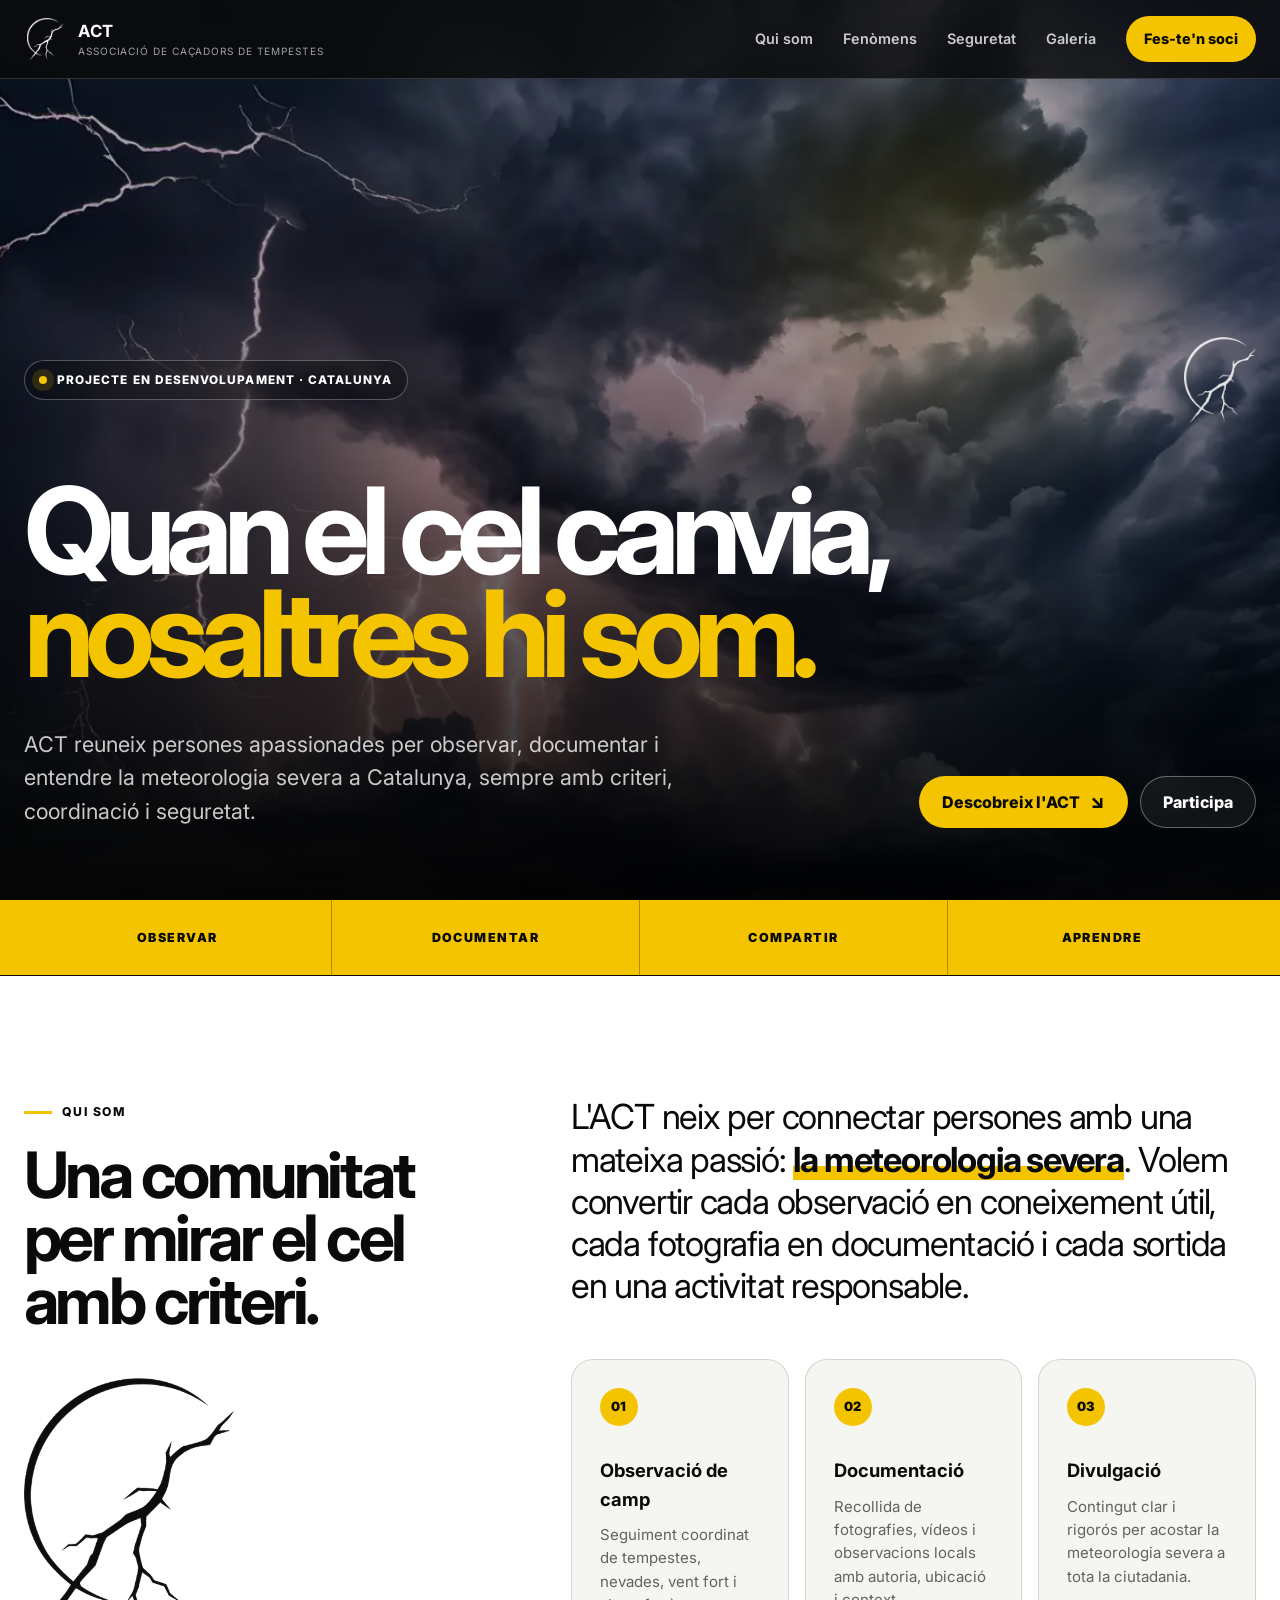
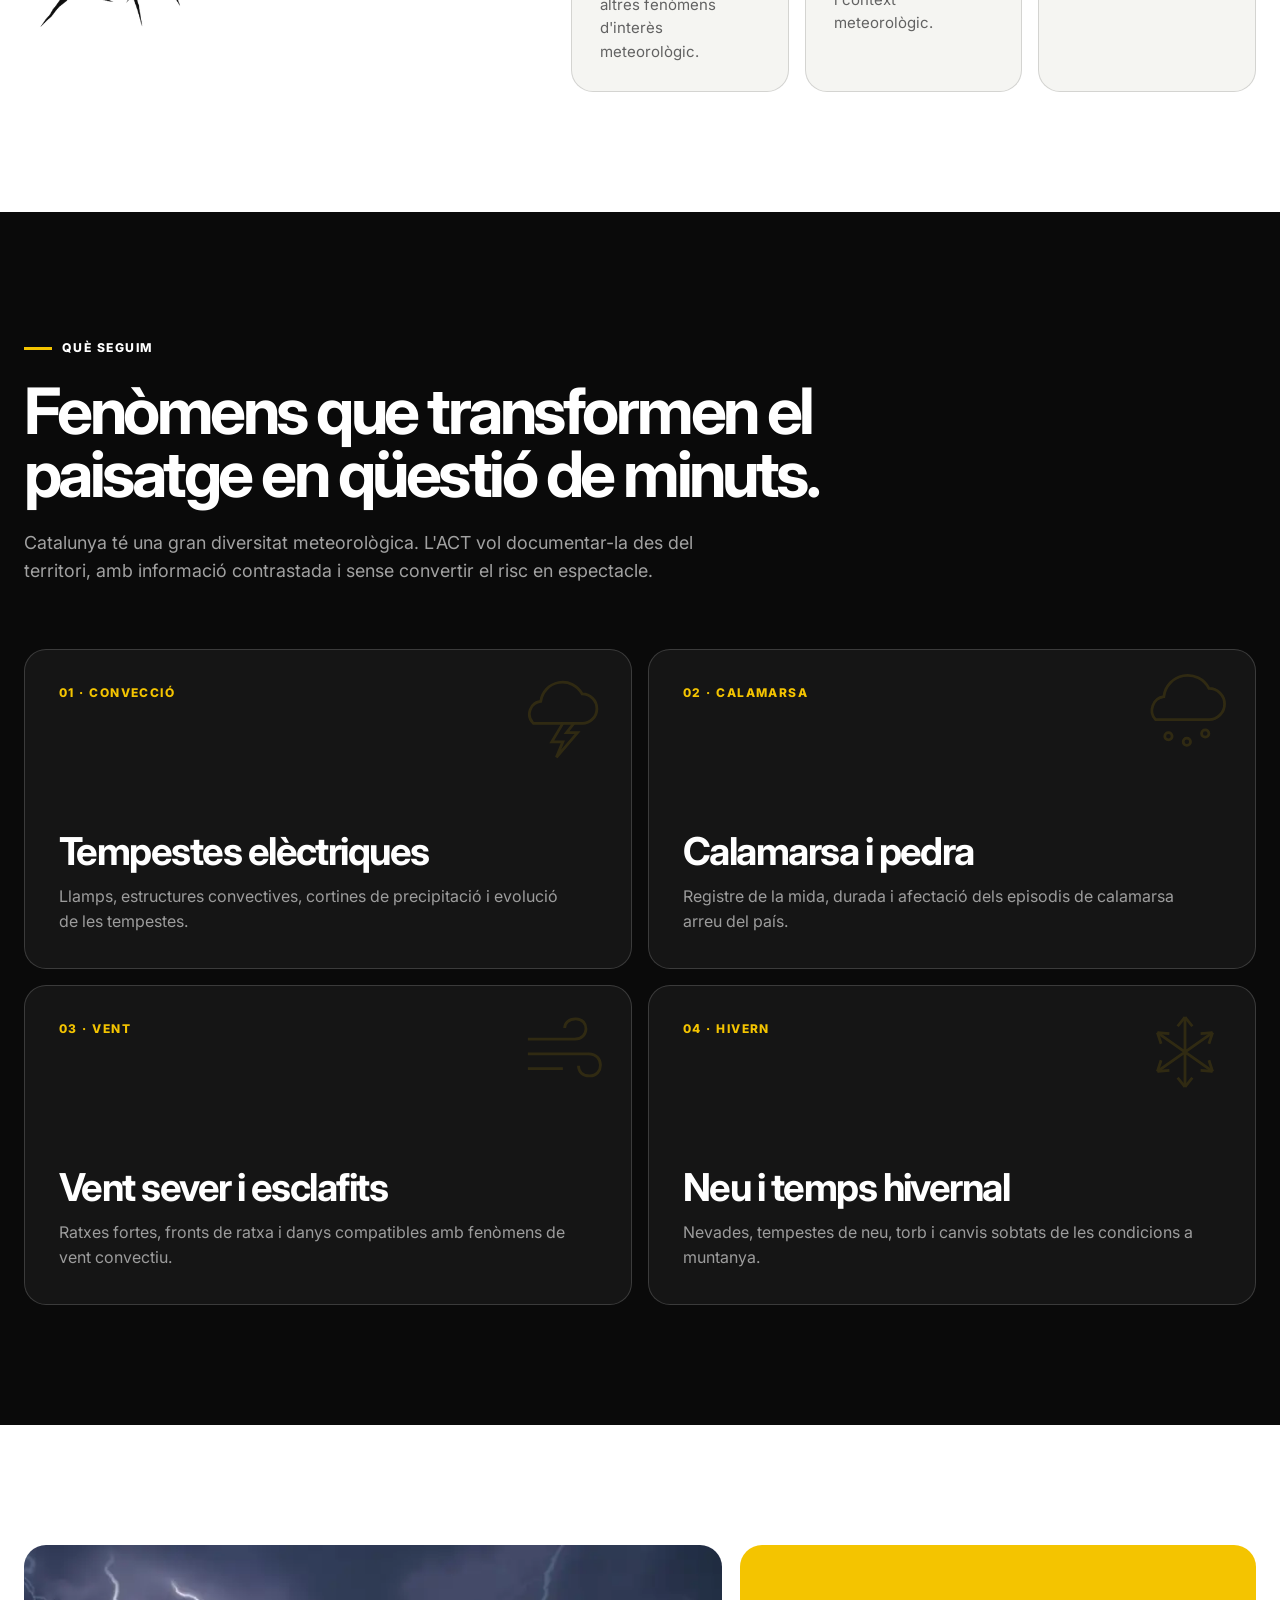
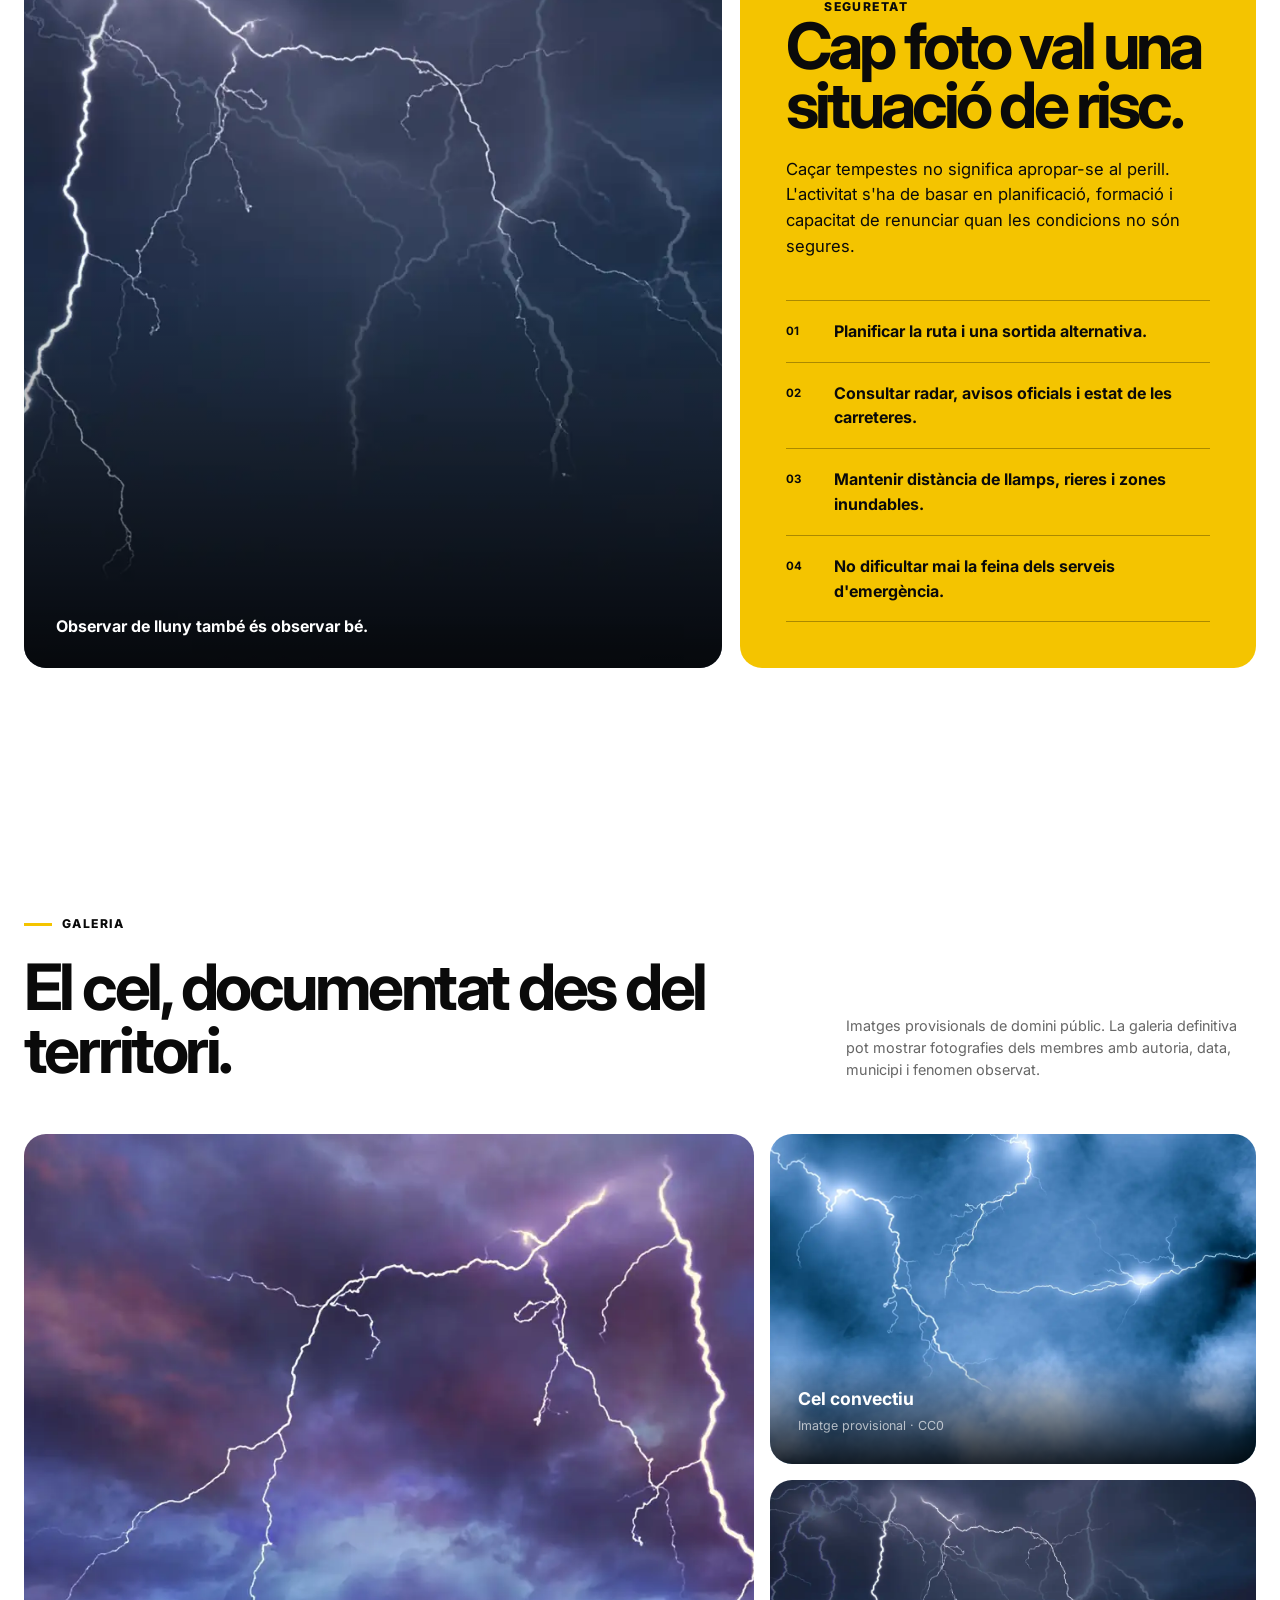
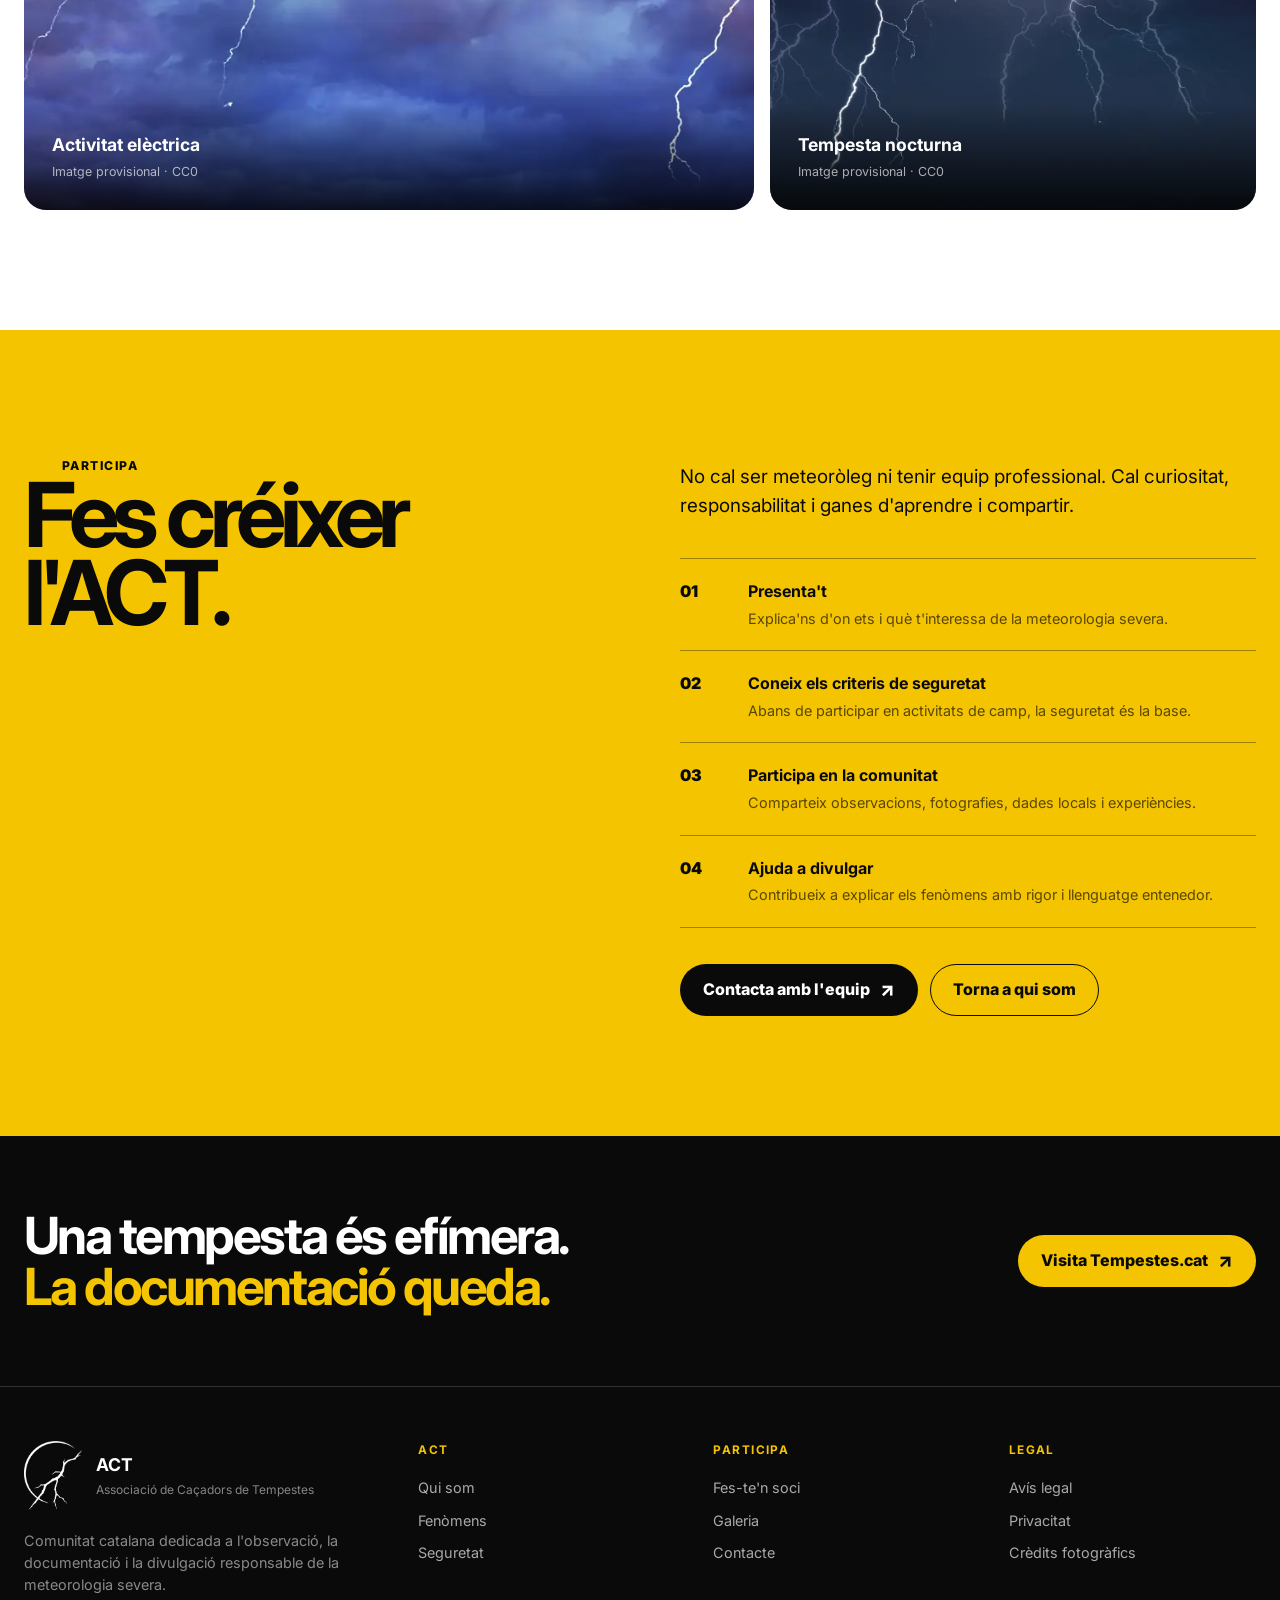
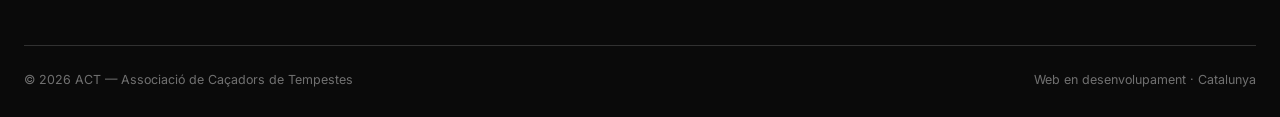
<file: ACT/public/index 2.html>
<!DOCTYPE html>
<html lang="ca">
<head>
  <meta charset="UTF-8">
  <meta name="viewport" content="width=device-width, initial-scale=1.0">
  <title>ACT — Associació de Caçadors de Tempestes</title>
  <meta name="description" content="ACT és una comunitat catalana dedicada a observar, documentar i divulgar la meteorologia severa amb rigor i seguretat.">
  <meta name="theme-color" content="#0a0a0a">
  <meta property="og:title" content="ACT — Associació de Caçadors de Tempestes">
  <meta property="og:description" content="Observació, documentació i divulgació de la meteorologia severa a Catalunya.">
  <meta property="og:type" content="website">
  <link rel="icon" type="image/x-icon" href="fotos/web.ico">
  <link rel="preconnect" href="https://fonts.googleapis.com">
  <link rel="preconnect" href="https://fonts.gstatic.com" crossorigin>
  <link href="https://fonts.googleapis.com/css2?family=Inter:wght@400;500;600;700;800;900&display=swap" rel="stylesheet">
  <style>
    :root {
      --black:#0a0a0a;
      --black-soft:#151515;
      --white:#ffffff;
      --paper:#f5f5f2;
      --yellow:#f4c400;
      --yellow-soft:#ffe36a;
      --grey:#737373;
      --line:rgba(10,10,10,.14);
      --line-dark:rgba(255,255,255,.16);
      --radius:22px;
      --shadow:0 24px 70px rgba(0,0,0,.18);
      --max:1240px;
    }

    *{box-sizing:border-box;margin:0;padding:0}
    html{scroll-behavior:smooth}
    body{
      background:var(--white);
      color:var(--black);
      font-family:"Inter",system-ui,-apple-system,BlinkMacSystemFont,"Segoe UI",sans-serif;
      line-height:1.55;
      overflow-x:hidden;
    }
    body.menu-open{overflow:hidden}
    a{color:inherit;text-decoration:none}
    img{display:block;max-width:100%}
    button,input{font:inherit}
    ::selection{background:var(--yellow);color:var(--black)}
    :focus-visible{outline:3px solid var(--yellow);outline-offset:4px;border-radius:6px}
    .skip-link{position:fixed;left:18px;top:-100px;background:var(--yellow);padding:12px 16px;z-index:9999;font-weight:800}
    .skip-link:focus{top:18px}
    .container{width:min(var(--max),calc(100% - 48px));margin-inline:auto}
    .eyebrow{display:inline-flex;align-items:center;gap:10px;font-size:.76rem;font-weight:800;letter-spacing:.12em;text-transform:uppercase}
    .eyebrow::before{content:"";width:28px;height:3px;background:var(--yellow)}
    .section-heading{font-size:clamp(2rem,5vw,4.7rem);line-height:.98;letter-spacing:-.055em;max-width:900px;margin-top:22px}
    .section-intro{max-width:720px;margin-top:24px;font-size:clamp(1rem,1.4vw,1.18rem);color:#555}
    .section-pad{padding:120px 0}

    header{
      position:fixed;inset:0 0 auto 0;z-index:100;
      background:rgba(10,10,10,.78);
      backdrop-filter:blur(18px);
      border-bottom:1px solid var(--line-dark);
    }
    .nav-wrap{height:78px;display:flex;align-items:center;justify-content:space-between;gap:28px}
    .brand{display:flex;align-items:center;gap:12px;color:var(--white);min-width:max-content}
    .brand img{width:42px;height:42px;object-fit:contain;filter:invert(1)}
    .brand-copy strong{display:block;font-size:1.05rem;letter-spacing:.03em}
    .brand-copy span{display:block;font-size:.63rem;letter-spacing:.09em;text-transform:uppercase;color:rgba(255,255,255,.62)}
    .desktop-nav{display:flex;align-items:center;gap:30px;color:rgba(255,255,255,.78);font-size:.9rem;font-weight:600}
    .desktop-nav a{transition:color .2s ease}
    .desktop-nav a:hover{color:var(--yellow)}
    .nav-cta{padding:12px 18px;background:var(--yellow);color:var(--black)!important;border-radius:999px;font-weight:800}
    .menu-button{display:none;border:0;background:transparent;color:var(--white);width:44px;height:44px;cursor:pointer}
    .menu-button span{display:block;width:24px;height:2px;background:currentColor;margin:5px auto;transition:.2s}
    .mobile-panel{display:none}

    .hero{
      min-height:100svh;
      display:grid;align-items:end;
      color:var(--white);
      background:
        linear-gradient(180deg,rgba(0,0,0,.24) 0%,rgba(0,0,0,.46) 52%,rgba(0,0,0,.92) 100%),
        url("[data-uri]") center/cover no-repeat;
      position:relative;
      isolation:isolate;
    }
    .hero::after{
      content:"";position:absolute;inset:0;z-index:-1;
      background:radial-gradient(circle at 74% 28%,rgba(244,196,0,.16),transparent 25%);
    }
    .hero-content{padding:150px 0 72px}
    .hero-topline{display:flex;align-items:center;justify-content:space-between;gap:24px;margin-bottom:56px}
    .live-badge{display:inline-flex;align-items:center;gap:10px;border:1px solid rgba(255,255,255,.28);background:rgba(0,0,0,.28);backdrop-filter:blur(12px);border-radius:999px;padding:10px 14px;font-size:.74rem;font-weight:800;letter-spacing:.09em;text-transform:uppercase}
    .live-dot{width:8px;height:8px;border-radius:50%;background:var(--yellow);box-shadow:0 0 0 7px rgba(244,196,0,.14)}
    .hero-mark{width:72px;opacity:.86;filter:invert(1)}
    .hero h1{font-size:clamp(3.2rem,9.4vw,8.2rem);line-height:.86;letter-spacing:-.075em;max-width:1050px}
    .hero h1 span{color:var(--yellow)}
    .hero-bottom{display:grid;grid-template-columns:minmax(0,760px) auto;align-items:end;gap:40px;margin-top:42px}
    .hero p{font-size:clamp(1.04rem,1.7vw,1.35rem);color:rgba(255,255,255,.78);max-width:720px}
    .hero-actions{display:flex;gap:12px;flex-wrap:wrap;justify-content:flex-end}
    .btn{display:inline-flex;align-items:center;justify-content:center;gap:10px;min-height:52px;padding:0 22px;border-radius:999px;font-weight:800;border:1px solid transparent;transition:transform .2s ease,background .2s ease,color .2s ease,border-color .2s ease}
    .btn:hover{transform:translateY(-2px)}
    .btn-primary{background:var(--yellow);color:var(--black)}
    .btn-secondary{border-color:rgba(255,255,255,.35);background:rgba(255,255,255,.06);color:var(--white);backdrop-filter:blur(10px)}
    .btn-dark{background:var(--black);color:var(--white)}
    .btn-outline{border-color:var(--black);color:var(--black)}
    .arrow{font-size:1.2em}

    .principles{background:var(--yellow);border-bottom:1px solid var(--black)}
    .principles-grid{display:grid;grid-template-columns:repeat(4,1fr)}
    .principle{padding:28px 24px;border-right:1px solid rgba(0,0,0,.28);font-size:.78rem;font-weight:900;letter-spacing:.12em;text-transform:uppercase;text-align:center}
    .principle:last-child{border-right:0}

    .about-grid{display:grid;grid-template-columns:.8fr 1.2fr;gap:90px;align-items:start}
    .about-sticky{position:sticky;top:120px}
    .about-mark{width:210px;margin-top:46px;opacity:.95}
    .about-copy{font-size:clamp(1.45rem,2.7vw,2.45rem);line-height:1.22;letter-spacing:-.035em}
    .about-copy strong{background:linear-gradient(transparent 66%,var(--yellow) 0)}
    .values-grid{display:grid;grid-template-columns:repeat(3,1fr);gap:16px;margin-top:52px}
    .value-card{padding:28px;border:1px solid var(--line);border-radius:var(--radius);background:var(--paper);min-height:230px}
    .value-num{display:inline-flex;width:38px;height:38px;border-radius:50%;align-items:center;justify-content:center;background:var(--yellow);font-size:.8rem;font-weight:900}
    .value-card h3{font-size:1.15rem;margin-top:30px}
    .value-card p{color:#626262;margin-top:10px;font-size:.94rem}

    .dark-section{background:var(--black);color:var(--white)}
    .dark-section .section-intro{color:rgba(255,255,255,.62)}
    .phenomena-grid{display:grid;grid-template-columns:repeat(2,1fr);gap:16px;margin-top:64px}
    .phenomenon{position:relative;min-height:320px;border-radius:var(--radius);overflow:hidden;border:1px solid var(--line-dark);background:var(--black-soft);padding:34px;display:flex;flex-direction:column;justify-content:space-between}
    .phenomenon::before{content:"";position:absolute;inset:0;background:linear-gradient(140deg,rgba(244,196,0,.14),transparent 50%);opacity:0;transition:.25s}
    .phenomenon:hover::before{opacity:1}
    .phenomenon-code{position:relative;font-size:.75rem;font-weight:800;letter-spacing:.12em;color:var(--yellow)}
    .phenomenon h3{position:relative;font-size:clamp(1.6rem,3vw,2.8rem);line-height:1;letter-spacing:-.04em;max-width:460px}
    .phenomenon p{position:relative;color:rgba(255,255,255,.58);max-width:520px;margin-top:14px}
    .weather-icon{position:absolute;right:24px;top:20px;width:92px;height:92px;opacity:.12;color:var(--yellow)}

    .safety-grid{display:grid;grid-template-columns:1.15fr .85fr;gap:18px;align-items:stretch}
    .safety-photo{min-height:620px;border-radius:var(--radius);overflow:hidden;position:relative;background:url("[data-uri]") center/cover no-repeat}
    .safety-photo::after{content:"";position:absolute;inset:0;background:linear-gradient(180deg,transparent 45%,rgba(0,0,0,.82))}
    .safety-caption{position:absolute;left:32px;right:32px;bottom:30px;z-index:1;color:var(--white);font-weight:700}
    .safety-card{background:var(--yellow);border-radius:var(--radius);padding:46px;display:flex;flex-direction:column;justify-content:space-between}
    .safety-card h2{font-size:clamp(2.4rem,5vw,5.4rem);line-height:.92;letter-spacing:-.06em}
    .safety-card p{font-size:1.04rem;max-width:520px;margin-top:22px}
    .safety-list{list-style:none;margin-top:40px;border-top:1px solid rgba(0,0,0,.3)}
    .safety-list li{display:grid;grid-template-columns:36px 1fr;gap:12px;padding:18px 0;border-bottom:1px solid rgba(0,0,0,.3);font-weight:700}
    .safety-list span{font-size:.72rem;padding-top:4px}

    .gallery-head{display:flex;align-items:end;justify-content:space-between;gap:30px}
    .gallery-note{max-width:410px;color:#666;font-size:.9rem}
    .gallery-grid{display:grid;grid-template-columns:1.2fr .8fr;grid-template-rows:330px 330px;gap:16px;margin-top:52px}
    .gallery-item{position:relative;overflow:hidden;border-radius:var(--radius);background:#ddd}
    .gallery-item:first-child{grid-row:1/3}
    .gallery-item img{width:100%;height:100%;object-fit:cover;transition:transform .5s ease}
    .gallery-item:hover img{transform:scale(1.035)}
    .gallery-overlay{position:absolute;inset:auto 0 0;padding:28px;color:var(--white);background:linear-gradient(transparent,rgba(0,0,0,.82))}
    .gallery-overlay strong{display:block;font-size:1.1rem}
    .gallery-overlay span{display:block;color:rgba(255,255,255,.65);font-size:.78rem;margin-top:4px}

    .join{background:var(--yellow)}
    .join-grid{display:grid;grid-template-columns:1fr 1fr;gap:80px;align-items:start}
    .join h2{font-size:clamp(3rem,7vw,7rem);line-height:.88;letter-spacing:-.07em}
    .join-copy{padding-top:12px}
    .join-copy>p{font-size:1.18rem;max-width:610px}
    .steps{margin-top:38px;border-top:1px solid rgba(0,0,0,.35)}
    .step{display:grid;grid-template-columns:50px 1fr;gap:18px;padding:20px 0;border-bottom:1px solid rgba(0,0,0,.35)}
    .step-num{font-weight:900}
    .step strong{display:block}
    .step p{font-size:.9rem;color:rgba(0,0,0,.64);margin-top:4px}
    .join-actions{display:flex;gap:12px;flex-wrap:wrap;margin-top:36px}

    .contact-strip{background:var(--black);color:var(--white);padding:74px 0}
    .contact-inner{display:flex;align-items:center;justify-content:space-between;gap:36px}
    .contact-inner h2{font-size:clamp(2rem,4vw,4.2rem);line-height:1;letter-spacing:-.05em;max-width:760px}
    .contact-inner h2 span{color:var(--yellow)}

    footer{background:var(--black);color:var(--white);border-top:1px solid var(--line-dark);padding:54px 0 28px}
    .footer-grid{display:grid;grid-template-columns:1.4fr repeat(3,1fr);gap:48px}
    .footer-brand{display:flex;gap:14px;align-items:center}
    .footer-brand img{width:58px;filter:invert(1)}
    .footer-brand strong{font-size:1.1rem}
    .footer-brand span{display:block;color:rgba(255,255,255,.5);font-size:.75rem;margin-top:3px}
    .footer-copy{color:rgba(255,255,255,.52);max-width:380px;margin-top:20px;font-size:.9rem}
    .footer-col h3{font-size:.74rem;letter-spacing:.12em;text-transform:uppercase;color:var(--yellow);margin-bottom:18px}
    .footer-col ul{list-style:none;display:grid;gap:10px;color:rgba(255,255,255,.65);font-size:.9rem}
    .footer-col a:hover{color:var(--yellow)}
    .footer-bottom{display:flex;justify-content:space-between;gap:24px;border-top:1px solid var(--line-dark);margin-top:48px;padding-top:24px;color:rgba(255,255,255,.42);font-size:.78rem}

    @media (max-width:980px){
      .desktop-nav{display:none}
      .menu-button{display:block}
      .mobile-panel{position:fixed;inset:78px 0 auto;background:var(--black);border-bottom:1px solid var(--line-dark);padding:24px;display:grid;gap:10px;transform:translateY(-130%);transition:.25s;z-index:99}
      .mobile-panel.open{transform:translateY(0)}
      .mobile-panel a{padding:14px 0;color:var(--white);font-weight:700;border-bottom:1px solid var(--line-dark)}
      .hero-bottom,.about-grid,.safety-grid,.join-grid{grid-template-columns:1fr}
      .hero-actions{justify-content:flex-start}
      .about-sticky{position:static}
      .about-mark{width:150px}
      .values-grid{grid-template-columns:1fr}
      .principles-grid{grid-template-columns:repeat(2,1fr)}
      .principle:nth-child(2){border-right:0}
      .principle:nth-child(-n+2){border-bottom:1px solid rgba(0,0,0,.28)}
      .safety-photo{min-height:480px}
      .gallery-grid{grid-template-columns:1fr;grid-template-rows:430px 300px 300px}
      .gallery-item:first-child{grid-row:auto}
      .footer-grid{grid-template-columns:1fr 1fr}
    }

    @media (max-width:640px){
      .container{width:min(var(--max),calc(100% - 32px))}
      .section-pad{padding:86px 0}
      .brand-copy span{display:none}
      .hero-content{padding:126px 0 48px}
      .hero-topline{margin-bottom:38px}
      .hero-mark{display:none}
      .hero h1{font-size:clamp(3.1rem,17vw,5.4rem)}
      .hero-bottom{margin-top:28px;gap:28px}
      .hero-actions{display:grid;width:100%}
      .btn{width:100%}
      .phenomena-grid{grid-template-columns:1fr}
      .phenomenon{min-height:270px;padding:28px}
      .safety-card{padding:32px 26px}
      .gallery-head{display:block}
      .gallery-note{margin-top:18px}
      .gallery-grid{grid-template-rows:360px 260px 260px}
      .join-grid{gap:36px}
      .contact-inner{display:block}
      .contact-inner .btn{margin-top:28px}
      .footer-grid{grid-template-columns:1fr}
      .footer-bottom{display:block}
      .footer-bottom span{display:block;margin-top:8px}
    }

    @media (prefers-reduced-motion:reduce){
      *{scroll-behavior:auto!important;animation:none!important;transition:none!important}
    }
  </style>
</head>
<body>
  <a class="skip-link" href="#contingut">Salta al contingut</a>

  <header>
    <div class="container nav-wrap">
      <a class="brand" href="#inici" aria-label="ACT, inici">
        <img src="[data-uri]" alt="">
        <span class="brand-copy"><strong>ACT</strong><span>Associació de Caçadors de Tempestes</span></span>
      </a>
      <nav class="desktop-nav" aria-label="Navegació principal">
        <a href="#qui-som">Qui som</a>
        <a href="#fenomens">Fenòmens</a>
        <a href="#seguretat">Seguretat</a>
        <a href="#galeria">Galeria</a>
        <a class="nav-cta" href="#participar">Fes-te'n soci</a>
      </nav>
      <button class="menu-button" type="button" aria-label="Obrir el menú" aria-expanded="false" aria-controls="menu-mobil">
        <span></span><span></span><span></span>
      </button>
    </div>
    <nav id="menu-mobil" class="mobile-panel" aria-label="Navegació mòbil">
      <a href="#qui-som">Qui som</a>
      <a href="#fenomens">Fenòmens</a>
      <a href="#seguretat">Seguretat</a>
      <a href="#galeria">Galeria</a>
      <a href="#participar">Fes-te'n soci</a>
    </nav>
  </header>

  <main id="contingut">
    <section class="hero" id="inici">
      <div class="container hero-content">
        <div class="hero-topline">
          <div class="live-badge"><span class="live-dot"></span> Projecte en desenvolupament · Catalunya</div>
          <img class="hero-mark" src="[data-uri]" alt="">
        </div>
        <h1>Quan el cel canvia,<br><span>nosaltres hi som.</span></h1>
        <div class="hero-bottom">
          <p>ACT reuneix persones apassionades per observar, documentar i entendre la meteorologia severa a Catalunya, sempre amb criteri, coordinació i seguretat.</p>
          <div class="hero-actions">
            <a class="btn btn-primary" href="#qui-som">Descobreix l'ACT <span class="arrow">↘</span></a>
            <a class="btn btn-secondary" href="#participar">Participa</a>
          </div>
        </div>
      </div>
    </section>

    <div class="principles" aria-label="Principis de l'ACT">
      <div class="container principles-grid">
        <div class="principle">Observar</div>
        <div class="principle">Documentar</div>
        <div class="principle">Compartir</div>
        <div class="principle">Aprendre</div>
      </div>
    </div>

    <section class="section-pad" id="qui-som">
      <div class="container about-grid">
        <div class="about-sticky">
          <span class="eyebrow">Qui som</span>
          <h2 class="section-heading">Una comunitat per mirar el cel amb criteri.</h2>
          <img class="about-mark" src="[data-uri]" alt="Símbol de l'ACT">
        </div>
        <div>
          <p class="about-copy">L'ACT neix per connectar persones amb una mateixa passió: <strong>la meteorologia severa</strong>. Volem convertir cada observació en coneixement útil, cada fotografia en documentació i cada sortida en una activitat responsable.</p>
          <div class="values-grid">
            <article class="value-card">
              <span class="value-num">01</span>
              <h3>Observació de camp</h3>
              <p>Seguiment coordinat de tempestes, nevades, vent fort i altres fenòmens d'interès meteorològic.</p>
            </article>
            <article class="value-card">
              <span class="value-num">02</span>
              <h3>Documentació</h3>
              <p>Recollida de fotografies, vídeos i observacions locals amb autoria, ubicació i context meteorològic.</p>
            </article>
            <article class="value-card">
              <span class="value-num">03</span>
              <h3>Divulgació</h3>
              <p>Contingut clar i rigorós per acostar la meteorologia severa a tota la ciutadania.</p>
            </article>
          </div>
        </div>
      </div>
    </section>

    <section class="dark-section section-pad" id="fenomens">
      <div class="container">
        <span class="eyebrow">Què seguim</span>
        <h2 class="section-heading">Fenòmens que transformen el paisatge en qüestió de minuts.</h2>
        <p class="section-intro">Catalunya té una gran diversitat meteorològica. L'ACT vol documentar-la des del territori, amb informació contrastada i sense convertir el risc en espectacle.</p>

        <div class="phenomena-grid">
          <article class="phenomenon">
            <svg class="weather-icon" viewBox="0 0 100 100" fill="none" stroke="currentColor" stroke-width="3"><path d="M20 58h53a16 16 0 0 0 0-32 24 24 0 0 0-45 8A14 14 0 0 0 20 58Z"/><path d="m52 58-12 20h12l-7 17 23-27H56l8-10"/></svg>
            <span class="phenomenon-code">01 · CONVECCIÓ</span>
            <div><h3>Tempestes elèctriques</h3><p>Llamps, estructures convectives, cortines de precipitació i evolució de les tempestes.</p></div>
          </article>
          <article class="phenomenon">
            <svg class="weather-icon" viewBox="0 0 100 100" fill="none" stroke="currentColor" stroke-width="3"><path d="M18 54h58a17 17 0 0 0 0-34 26 26 0 0 0-49 9A15 15 0 0 0 18 54Z"/><circle cx="32" cy="72" r="4"/><circle cx="52" cy="78" r="4"/><circle cx="72" cy="69" r="4"/></svg>
            <span class="phenomenon-code">02 · CALAMARSA</span>
            <div><h3>Calamarsa i pedra</h3><p>Registre de la mida, durada i afectació dels episodis de calamarsa arreu del país.</p></div>
          </article>
          <article class="phenomenon">
            <svg class="weather-icon" viewBox="0 0 100 100" fill="none" stroke="currentColor" stroke-width="3"><path d="M14 36h51c16 0 16-22 1-22-8 0-12 5-12 10"/><path d="M14 52h66c17 0 17 24 1 24-8 0-12-5-12-11"/><path d="M14 68h38"/></svg>
            <span class="phenomenon-code">03 · VENT</span>
            <div><h3>Vent sever i esclafits</h3><p>Ratxes fortes, fronts de ratxa i danys compatibles amb fenòmens de vent convectiu.</p></div>
          </article>
          <article class="phenomenon">
            <svg class="weather-icon" viewBox="0 0 100 100" fill="none" stroke="currentColor" stroke-width="3"><path d="M50 12v76M20 29l60 42M80 29 20 71"/><path d="m50 12-8 10m8-10 8 10M50 88l-8-10m8 10 8-10M20 29l13 1m-13-1 4 12M80 29l-13 1m13-1-4 12M20 71l13-1m-13 1 4-12M80 71l-13-1m13 1-4-12"/></svg>
            <span class="phenomenon-code">04 · HIVERN</span>
            <div><h3>Neu i temps hivernal</h3><p>Nevades, tempestes de neu, torb i canvis sobtats de les condicions a muntanya.</p></div>
          </article>
        </div>
      </div>
    </section>

    <section class="section-pad" id="seguretat">
      <div class="container safety-grid">
        <div class="safety-photo">
          <p class="safety-caption">Observar de lluny també és observar bé.</p>
        </div>
        <div class="safety-card">
          <div>
            <span class="eyebrow">Seguretat</span>
            <h2>Cap foto val una situació de risc.</h2>
            <p>Caçar tempestes no significa apropar-se al perill. L'activitat s'ha de basar en planificació, formació i capacitat de renunciar quan les condicions no són segures.</p>
          </div>
          <ol class="safety-list">
            <li><span>01</span><div>Planificar la ruta i una sortida alternativa.</div></li>
            <li><span>02</span><div>Consultar radar, avisos oficials i estat de les carreteres.</div></li>
            <li><span>03</span><div>Mantenir distància de llamps, rieres i zones inundables.</div></li>
            <li><span>04</span><div>No dificultar mai la feina dels serveis d'emergència.</div></li>
          </ol>
        </div>
      </div>
    </section>

    <section class="section-pad" id="galeria">
      <div class="container">
        <div class="gallery-head">
          <div>
            <span class="eyebrow">Galeria</span>
            <h2 class="section-heading">El cel, documentat des del territori.</h2>
          </div>
          <p class="gallery-note">Imatges provisionals de domini públic. La galeria definitiva pot mostrar fotografies dels membres amb autoria, data, municipi i fenomen observat.</p>
        </div>
        <div class="gallery-grid">
          <figure class="gallery-item">
            <img src="[data-uri]" alt="Diversos llamps sota un cel de tempesta">
            <figcaption class="gallery-overlay"><strong>Activitat elèctrica</strong><span>Imatge provisional · CC0</span></figcaption>
          </figure>
          <figure class="gallery-item">
            <img src="[data-uri]" alt="Llamps entre núvols de tempesta">
            <figcaption class="gallery-overlay"><strong>Cel convectiu</strong><span>Imatge provisional · CC0</span></figcaption>
          </figure>
          <figure class="gallery-item">
            <img src="[data-uri]" alt="Tempesta elèctrica nocturna">
            <figcaption class="gallery-overlay"><strong>Tempesta nocturna</strong><span>Imatge provisional · CC0</span></figcaption>
          </figure>
        </div>
      </div>
    </section>

    <section class="join section-pad" id="participar">
      <div class="container join-grid">
        <div>
          <span class="eyebrow">Participa</span>
          <h2>Fes créixer l'ACT.</h2>
        </div>
        <div class="join-copy">
          <p>No cal ser meteoròleg ni tenir equip professional. Cal curiositat, responsabilitat i ganes d'aprendre i compartir.</p>
          <div class="steps">
            <div class="step"><span class="step-num">01</span><div><strong>Presenta't</strong><p>Explica'ns d'on ets i què t'interessa de la meteorologia severa.</p></div></div>
            <div class="step"><span class="step-num">02</span><div><strong>Coneix els criteris de seguretat</strong><p>Abans de participar en activitats de camp, la seguretat és la base.</p></div></div>
            <div class="step"><span class="step-num">03</span><div><strong>Participa en la comunitat</strong><p>Comparteix observacions, fotografies, dades locals i experiències.</p></div></div>
            <div class="step"><span class="step-num">04</span><div><strong>Ajuda a divulgar</strong><p>Contribueix a explicar els fenòmens amb rigor i llenguatge entenedor.</p></div></div>
          </div>
          <div class="join-actions">
            <a class="btn btn-dark" href="https://tempestes.cat" target="_blank" rel="noopener">Contacta amb l'equip <span class="arrow">↗</span></a>
            <a class="btn btn-outline" href="#qui-som">Torna a qui som</a>
          </div>
        </div>
      </div>
    </section>

    <section class="contact-strip">
      <div class="container contact-inner">
        <h2>Una tempesta és efímera.<br><span>La documentació queda.</span></h2>
        <a class="btn btn-primary" href="https://tempestes.cat" target="_blank" rel="noopener">Visita Tempestes.cat <span class="arrow">↗</span></a>
      </div>
    </section>
  </main>

  <footer>
    <div class="container">
      <div class="footer-grid">
        <div>
          <div class="footer-brand">
            <img src="[data-uri]" alt="">
            <div><strong>ACT</strong><span>Associació de Caçadors de Tempestes</span></div>
          </div>
          <p class="footer-copy">Comunitat catalana dedicada a l'observació, la documentació i la divulgació responsable de la meteorologia severa.</p>
        </div>
        <div class="footer-col">
          <h3>ACT</h3>
          <ul><li><a href="#qui-som">Qui som</a></li><li><a href="#fenomens">Fenòmens</a></li><li><a href="#seguretat">Seguretat</a></li></ul>
        </div>
        <div class="footer-col">
          <h3>Participa</h3>
          <ul><li><a href="#participar">Fes-te'n soci</a></li><li><a href="#galeria">Galeria</a></li><li><a href="https://tempestes.cat" target="_blank" rel="noopener">Contacte</a></li></ul>
        </div>
        <div class="footer-col">
          <h3>Legal</h3>
          <ul><li><a href="#">Avís legal</a></li><li><a href="#">Privacitat</a></li><li><a href="#">Crèdits fotogràfics</a></li></ul>
        </div>
      </div>
      <div class="footer-bottom">
        <span>© 2026 ACT — Associació de Caçadors de Tempestes</span>
        <span>Web en desenvolupament · Catalunya</span>
      </div>
    </div>
  </footer>

  <script>
    const menuButton = document.querySelector('.menu-button');
    const mobilePanel = document.querySelector('.mobile-panel');
    const closeMenu = () => {
      mobilePanel.classList.remove('open');
      document.body.classList.remove('menu-open');
      menuButton.setAttribute('aria-expanded','false');
      menuButton.setAttribute('aria-label','Obrir el menú');
    };
    menuButton.addEventListener('click', () => {
      const isOpen = mobilePanel.classList.toggle('open');
      document.body.classList.toggle('menu-open', isOpen);
      menuButton.setAttribute('aria-expanded', String(isOpen));
      menuButton.setAttribute('aria-label', isOpen ? 'Tancar el menú' : 'Obrir el menú');
    });
    mobilePanel.querySelectorAll('a').forEach(link => link.addEventListener('click', closeMenu));
    window.addEventListener('resize', () => { if (window.innerWidth > 980) closeMenu(); });
  </script>
</body>
</html>
</file>
